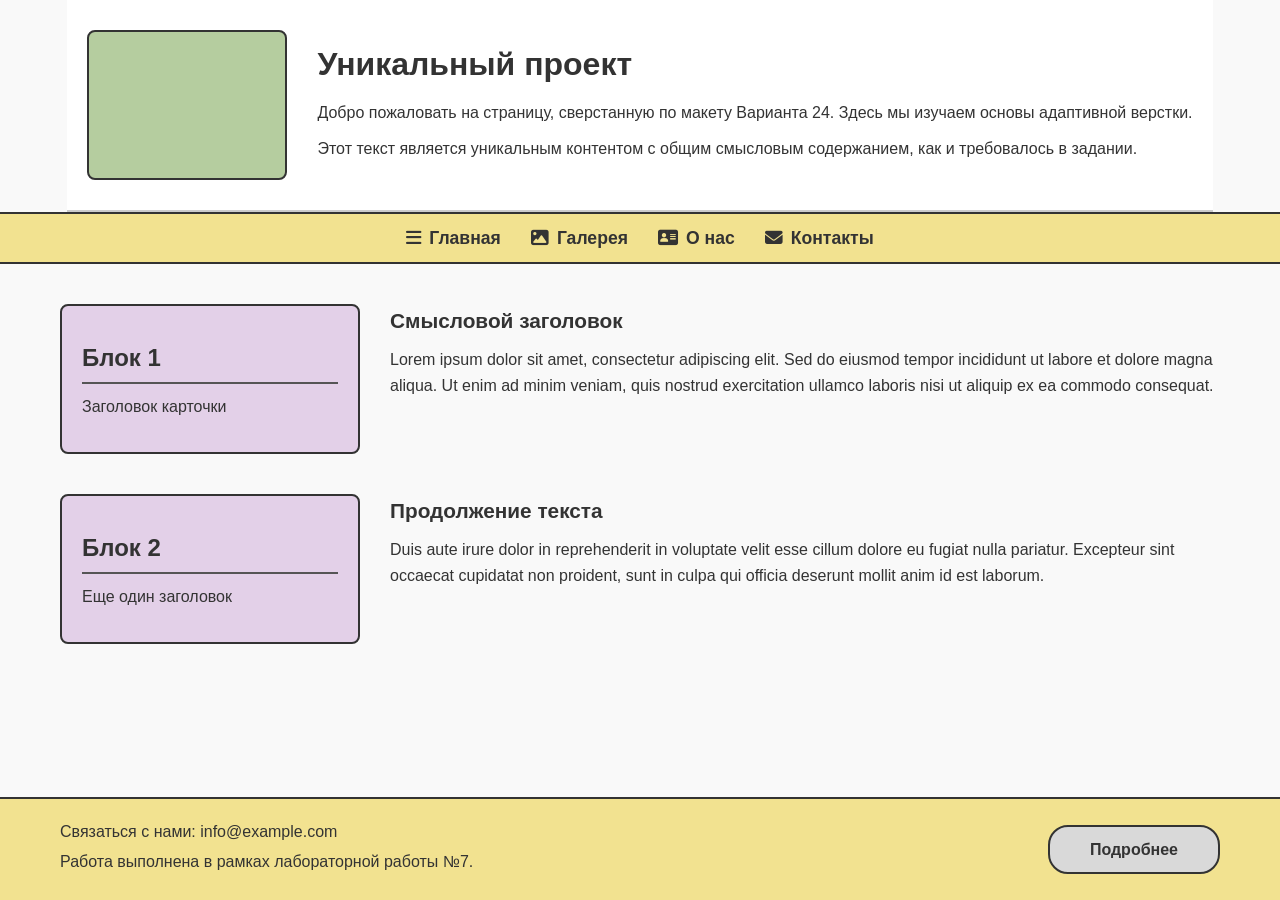
<file: index.html>
<!DOCTYPE html>
<html lang="ru">
<head>
    <meta charset="UTF-8">
    <meta name="viewport" content="width=device-width, initial-scale=1.0">
    <!-- Задание 6: Метатеги для Яндекс.Вебмастера -->
    <meta name="description" content="Лабораторная работа №7. Адаптивная верстка сайта по макету Вариант 24. Уникальный контент о веб-дизайне и технологиях.">
    <meta name="keywords" content="верстка, html, css, адаптивный дизайн, веб-разработка, лабораторная работа, вариант 24">
    <title>Лабораторная работа №7 - Вариант 24</title>

    <!-- Задание 3: Подключение Font Awesome для иконок -->
    <link rel="stylesheet" href="https://cdnjs.cloudflare.com/ajax/libs/font-awesome/6.4.0/css/all.min.css">

    <!-- Задание 5: Фавикон (SVG в виде эмодзи) -->
    <link rel="icon" href="data:image/svg+xml,<svg xmlns=%22http://www.w3.org/2000/svg%22 viewBox=%220 0 100 100%22><text y=%22.9em%22 font-size=%2290%22>💻</text></svg>">

    <!-- Подключение стилей -->
    <link rel="stylesheet" href="style.css">
</head>
<body>

    <!-- Шапка сайта (Верхний блок макета) -->
    <header class="header">
        <div class="header-image-placeholder"></div>
        <div class="header-content">
            <h1>Уникальный проект</h1>
            <p>Добро пожаловать на страницу, сверстанную по макету Варианта 24. Здесь мы изучаем основы адаптивной верстки.</p>
            <p>Этот текст является уникальным контентом с общим смысловым содержанием, как и требовалось в задании.</p>
        </div>
    </header>

    <!-- Меню (Желтая полоса с пунктами) -->
    <nav class="navbar">
        <div class="container">
            <ul class="nav-links">
                <li><a href="#"><i class="fa-solid fa-bars"></i> Главная</a></li>
                <li><a href="#"><i class="fa-solid fa-image"></i> Галерея</a></li>
                <li><a href="#"><i class="fa-solid fa-address-card"></i> О нас</a></li>
                <li><a href="#"><i class="fa-solid fa-envelope"></i> Контакты</a></li>
            </ul>
        </div>
    </nav>

    <!-- Основной контент (Центральная часть) -->
    <main class="main-content">
        <div class="container">
            <!-- Первый блок (Сиреневая карточка + текст) -->
            <article class="content-row">
                <div class="card card-purple">
                    <h2>Блок 1</h2>
                    <p>Заголовок карточки</p>
                </div>
                <div class="text-content">
                    <h3>Смысловой заголовок</h3>
                    <p>Lorem ipsum dolor sit amet, consectetur adipiscing elit. Sed do eiusmod tempor incididunt ut labore et dolore magna aliqua. Ut enim ad minim veniam, quis nostrud exercitation ullamco laboris nisi ut aliquip ex ea commodo consequat.</p>
                </div>
            </article>

            <!-- Второй блок (Сиреневая карточка + текст) -->
            <article class="content-row">
                <div class="card card-purple">
                    <h2>Блок 2</h2>
                    <p>Еще один заголовок</p>
                </div>
                <div class="text-content">
                    <h3>Продолжение текста</h3>
                    <p>Duis aute irure dolor in reprehenderit in voluptate velit esse cillum dolore eu fugiat nulla pariatur. Excepteur sint occaecat cupidatat non proident, sunt in culpa qui officia deserunt mollit anim id est laborum.</p>
                </div>
            </article>
        </div>
    </main>

    <!-- Подвал (Желтая полоса внизу с кнопкой) -->
    <footer class="footer">
        <div class="container footer-content">
            <div class="footer-text">
                <p>Связаться с нами: info@example.com</p>
                <p>Работа выполнена в рамках лабораторной работы №7.</p>
            </div>
            <a href="#" class="btn-submit">Подробнее</a>
        </div>
    </footer>

</body>
</html>
</file>
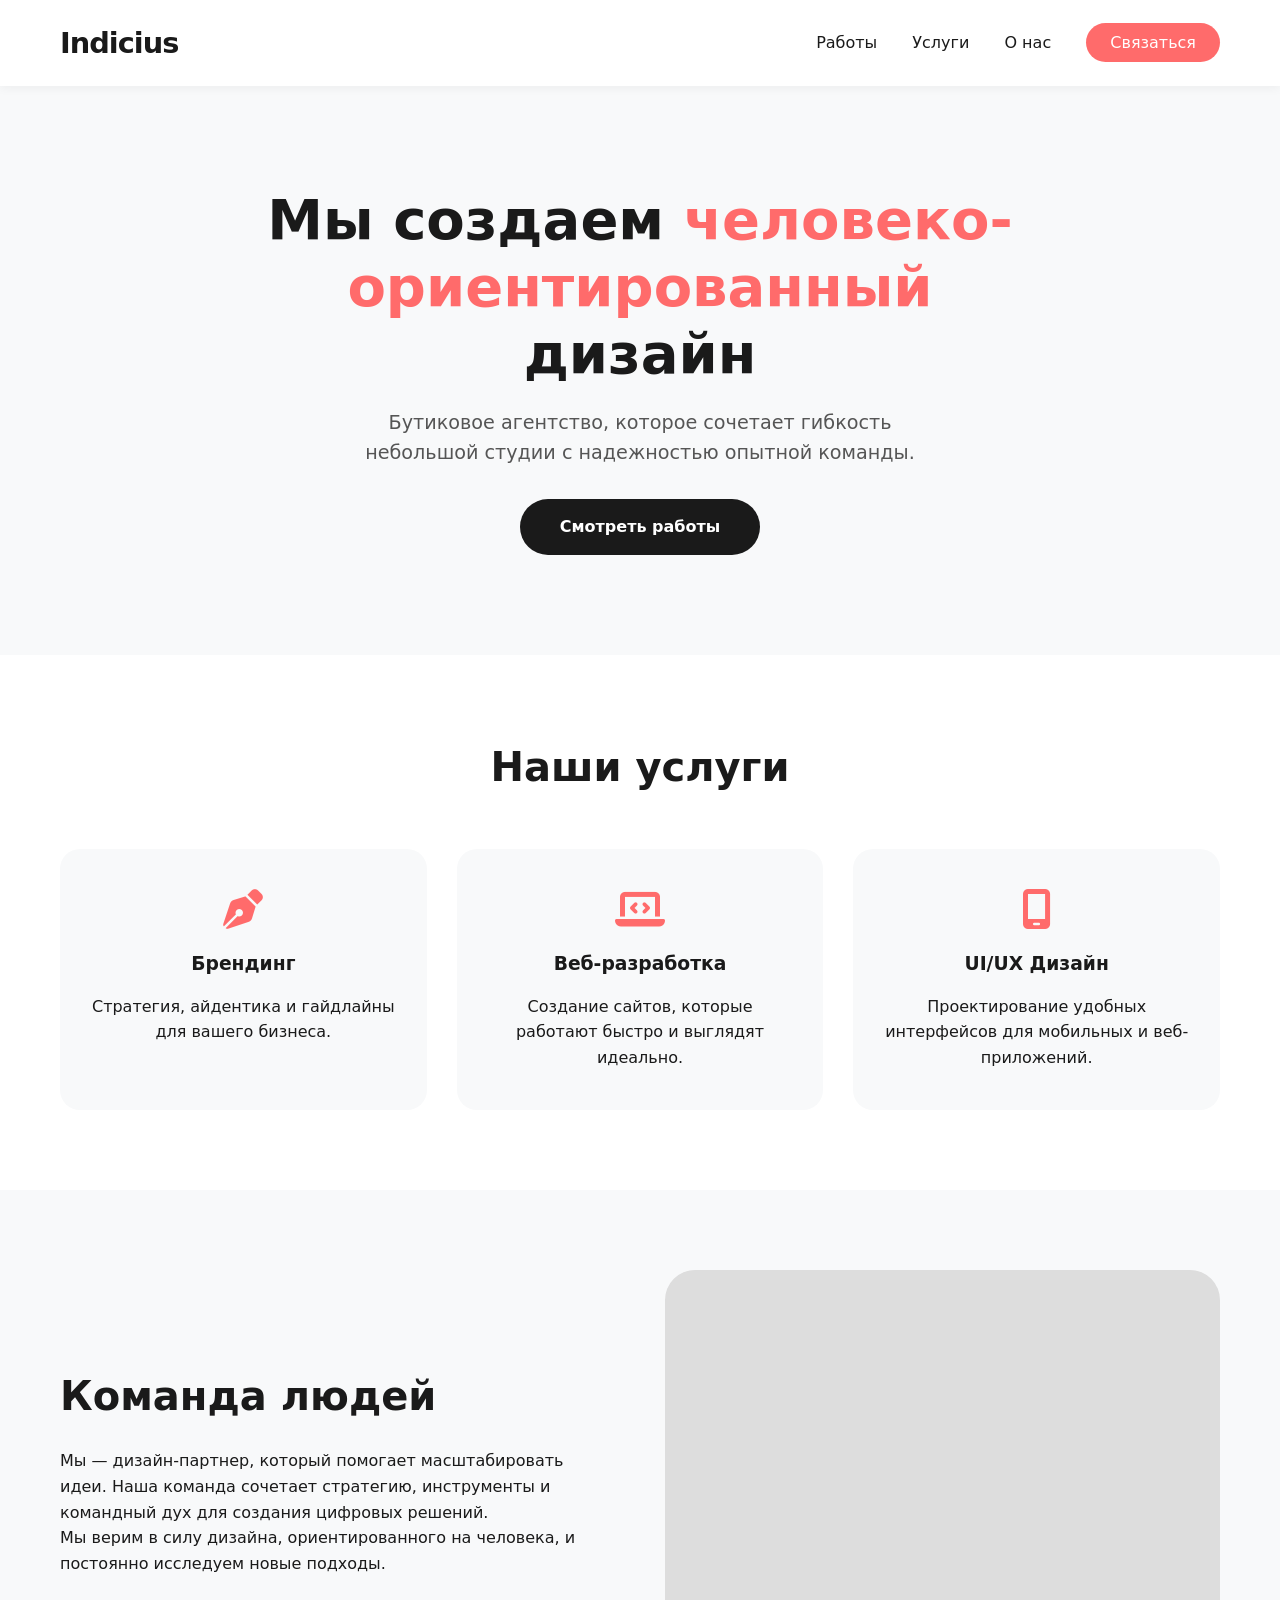
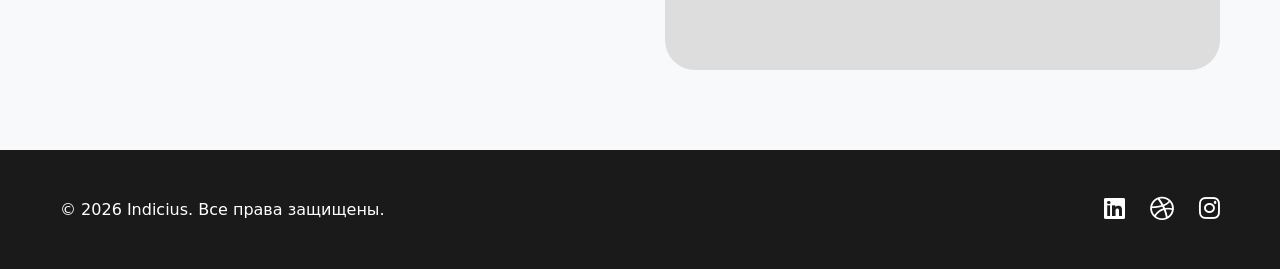
<file: task2.html>
<!DOCTYPE html>
<html lang="ru">
<head>
    <meta charset="UTF-8">
    <meta name="viewport" content="width=device-width, initial-scale=1.0">
    <title>Indicius — Дизайн-агентство</title>
    <!-- Подключение шрифтов и иконок -->
    <link rel="stylesheet" href="task2-style.css">
    <link rel="stylesheet" href="https://cdnjs.cloudflare.com/ajax/libs/font-awesome/6.4.0/css/all.min.css">
</head>
<body>

    <!-- Шапка сайта -->
    <header class="header">
        <div class="container header-container">
            <div class="logo">Indicius</div>
            <nav class="nav">
                <a href="#work">Работы</a>
                <a href="#services">Услуги</a>
                <a href="#about">О нас</a>
                <a href="#contact" class="btn-contact">Связаться</a>
            </nav>
            <div class="mobile-menu-btn"><i class="fa-solid fa-bars"></i></div>
        </div>
    </header>

    <!-- Главный экран (Hero) -->
    <section class="hero">
        <div class="container">
            <h1>Мы создаем <span class="highlight">человеко-ориентированный</span> дизайн</h1>
            <p>Бутиковое агентство, которое сочетает гибкость небольшой студии с надежностью опытной команды.</p>
            <a href="#work" class="btn-primary">Смотреть работы</a>
        </div>
    </section>

    <!-- Секция услуг -->
    <section id="services" class="services">
        <div class="container">
            <h2>Наши услуги</h2>
            <div class="services-grid">
                <div class="service-card">
                    <i class="fa-solid fa-pen-nib"></i>
                    <h3>Брендинг</h3>
                    <p>Стратегия, айдентика и гайдлайны для вашего бизнеса.</p>
                </div>
                <div class="service-card">
                    <i class="fa-solid fa-laptop-code"></i>
                    <h3>Веб-разработка</h3>
                    <p>Создание сайтов, которые работают быстро и выглядят идеально.</p>
                </div>
                <div class="service-card">
                    <i class="fa-solid fa-mobile-screen"></i>
                    <h3>UI/UX Дизайн</h3>
                    <p>Проектирование удобных интерфейсов для мобильных и веб-приложений.</p>
                </div>
            </div>
        </div>
    </section>

    <!-- Секция "О нас" -->
    <section id="about" class="about">
        <div class="container about-container">
            <div class="about-text">
                <h2>Команда людей</h2>
                <p>Мы — дизайн-партнер, который помогает масштабировать идеи. Наша команда сочетает стратегию, инструменты и командный дух для создания цифровых решений.</p>
                <p>Мы верим в силу дизайна, ориентированного на человека, и постоянно исследуем новые подходы.</p>
            </div>
            <div class="about-image-placeholder"></div>
        </div>
    </section>

    <!-- Подвал -->
    <footer class="footer">
        <div class="container footer-content">
            <p>&copy; 2026 Indicius. Все права защищены.</p>
            <div class="socials">
                <a href="#"><i class="fa-brands fa-linkedin"></i></a>
                <a href="#"><i class="fa-brands fa-dribbble"></i></a>
                <a href="#"><i class="fa-brands fa-instagram"></i></a>
            </div>
        </div>
    </footer>

</body>
</html>
</file>
<file: style.css>
/* Задание 2: Цветовая палитра (основа взята с картинки) */
:root {
    --bg-color: #f9f9f9;
    --header-bg: #ffffff;
    --nav-bg: #f2e290; /* Желтый из макета */
    --card-bg: #e3d0e8; /* Сиреневый из макета */
    --text-color: #333333;
    --footer-bg: #f2e290; /* Желтый из макета */
    --border-color: #cccccc;
}

* {
    margin: 0;
    padding: 0;
    box-sizing: border-box;
}

body {
    font-family: 'Segoe UI', Tahoma, Geneva, Verdana, sans-serif;
    background-color: var(--bg-color);
    color: var(--text-color);
    line-height: 1.6;
    display: flex;
    flex-direction: column;
    min-height: 100vh;
}

.container {
    width: 100%;
    max-width: 1200px;
    margin: 0 auto;
    padding: 0 20px;
}

/* --- Шапка --- */
.header {
    background-color: var(--header-bg);
    display: flex;
    align-items: center;
    padding: 30px 20px;
    border-bottom: 2px solid var(--border-color);
    max-width: 1200px;
    margin: 0 auto;
    gap: 30px;
}

/* Зеленая картинка в шапке */
.header-image-placeholder {
    width: 200px;
    height: 150px;
    background-color: #b5cd9f; /* Зеленый из макета */
    border: 2px solid #333; /* Рамка как на рисунке */
    flex-shrink: 0;
    border-radius: 8px;
}

.header-content h1 {
    font-size: 2rem;
    margin-bottom: 10px;
}

.header-content p {
    margin-bottom: 10px;
}

/* --- Меню (Желтая полоса) --- */
.navbar {
    background-color: var(--nav-bg);
    border-top: 2px solid #333;
    border-bottom: 2px solid #333;
    padding: 10px 0;
}

.nav-links {
    list-style: none;
    display: flex;
    justify-content: center;
    gap: 30px;
}

    .nav-links a {
        text-decoration: none;
        color: var(--text-color);
        font-weight: bold;
        font-size: 1.1rem;
        display: flex;
        align-items: center;
        gap: 8px;
        transition: opacity 0.3s ease;
    }

        .nav-links a:hover {
            opacity: 0.7;
        }

/* --- Основной контент --- */
.main-content {
    flex: 1; /* Чтобы подвал прижимался к низу */
    padding: 40px 0;
}

.content-row {
    display: flex;
    gap: 30px;
    margin-bottom: 40px;
    align-items: flex-start;
}

.card {
    background-color: var(--card-bg);
    border: 2px solid #333;
    padding: 20px;
    width: 300px;
    min-height: 150px;
    flex-shrink: 0;
    border-radius: 8px;
    display: flex;
    flex-direction: column;
    justify-content: center;
}

    .card h2 {
        font-size: 1.5rem;
        margin-bottom: 10px;
        border-bottom: 2px solid #555;
        padding-bottom: 5px;
        display: inline-block;
    }

.text-content h3 {
    margin-bottom: 10px;
    font-size: 1.3rem;
}

/* --- Подвал (Желтая полоса) --- */
.footer {
    background-color: var(--footer-bg);
    border-top: 2px solid #333;
    padding: 20px 0;
    margin-top: auto; /* Прижимает подвал к низу страницы */
}

.footer-content {
    display: flex;
    justify-content: space-between;
    align-items: center;
}

.footer-text p {
    margin-bottom: 5px;
}

/* Кнопка в подвале (как в макете - серая овальная кнопка) */
.btn-submit {
    display: inline-block;
    background-color: #d9d9d9;
    color: #333;
    text-decoration: none;
    padding: 10px 40px;
    border: 2px solid #333;
    border-radius: 20px; /* Овальная форма */
    font-weight: bold;
    transition: background-color 0.3s;
}

    .btn-submit:hover {
        background-color: #bfbfbf;
    }

/* --- Задание 7: Адаптивная верстка --- */

/* Планшеты и небольшие экраны */
@media (max-width: 900px) {
    .header {
        flex-direction: column;
        text-align: center;
    }

    .header-image-placeholder {
        width: 100%;
        max-width: 300px;
    }

    .content-row {
        flex-direction: column;
        align-items: stretch;
    }

    .card {
        width: 100%;
    }
}

/* Мобильные телефоны */
@media (max-width: 600px) {
    .nav-links {
        flex-direction: column;
        align-items: center;
        gap: 15px;
    }

    .footer-content {
        flex-direction: column;
        text-align: center;
        gap: 20px;
    }

    .header-content h1 {
        font-size: 1.5rem;
    }
}
</file>
<file: task2-style.css>
/* Базовые настройки */
:root {
    --primary-color: #ff6b6b; /* Пример яркого цвета, замени на цвет из макета */
    --text-color: #1a1a1a;
    --bg-color: #f8f9fa;
    --white: #ffffff;
}

* {
    margin: 0;
    padding: 0;
    box-sizing: border-box;
}

body {
    font-family: 'Segoe UI', system-ui, -apple-system, sans-serif;
    background-color: var(--bg-color);
    color: var(--text-color);
    line-height: 1.6;
}

.container {
    max-width: 1200px;
    margin: 0 auto;
    padding: 0 20px;
}

/* Шапка */
.header {
    background: var(--white);
    padding: 20px 0;
    position: sticky;
    top: 0;
    z-index: 100;
    box-shadow: 0 2px 10px rgba(0,0,0,0.05);
}

.header-container {
    display: flex;
    justify-content: space-between;
    align-items: center;
}

.logo {
    font-size: 1.8rem;
    font-weight: 800;
    letter-spacing: -1px;
}

.nav a {
    text-decoration: none;
    color: var(--text-color);
    margin-left: 30px;
    font-weight: 500;
    transition: color 0.3s;
}

.nav a:hover {
    color: var(--primary-color);
}

.btn-contact {
    background: var(--primary-color);
    color: var(--white) !important;
    padding: 10px 24px;
    border-radius: 30px;
}

.mobile-menu-btn {
    display: none;
    font-size: 1.5rem;
    cursor: pointer;
}

/* Главный экран */
.hero {
    padding: 100px 0;
    text-align: center;
}

.hero h1 {
    font-size: 3.5rem;
    max-width: 800px;
    margin: 0 auto 20px;
    line-height: 1.2;
}

.highlight {
    color: var(--primary-color);
}

.hero p {
    font-size: 1.2rem;
    max-width: 600px;
    margin: 0 auto 30px;
    color: #555;
}

.btn-primary {
    display: inline-block;
    background: var(--text-color);
    color: var(--white);
    padding: 15px 40px;
    text-decoration: none;
    border-radius: 50px;
    font-weight: 600;
    transition: background 0.3s;
}

.btn-primary:hover {
    background: #333;
}

/* Услуги */
.services {
    padding: 80px 0;
    background: var(--white);
}

.services h2 {
    text-align: center;
    font-size: 2.5rem;
    margin-bottom: 50px;
}

.services-grid {
    display: grid;
    grid-template-columns: repeat(auto-fit, minmax(250px, 1fr));
    gap: 30px;
}

.service-card {
    padding: 40px 30px;
    background: var(--bg-color);
    border-radius: 20px;
    text-align: center;
    transition: transform 0.3s;
}

.service-card:hover {
    transform: translateY(-5px);
}

.service-card i {
    font-size: 2.5rem;
    color: var(--primary-color);
    margin-bottom: 20px;
}

.service-card h3 {
    margin-bottom: 15px;
}

/* О нас */
.about {
    padding: 80px 0;
}

.about-container {
    display: flex;
    align-items: center;
    gap: 50px;
}

.about-text {
    flex: 1;
}

.about-text h2 {
    font-size: 2.5rem;
    margin-bottom: 20px;
}

.about-image-placeholder {
    flex: 1;
    height: 400px;
    background: #ddd;
    border-radius: 30px;
}

/* Подвал */
.footer {
    background: var(--text-color);
    color: var(--white);
    padding: 40px 0;
}

.footer-content {
    display: flex;
    justify-content: space-between;
    align-items: center;
}

.socials a {
    color: var(--white);
    font-size: 1.5rem;
    margin-left: 20px;
    transition: color 0.3s;
}

.socials a:hover {
    color: var(--primary-color);
}

/* Адаптивность */
@media (max-width: 768px) {
    .nav { display: none; }
    .mobile-menu-btn { display: block; }
    .hero h1 { font-size: 2.5rem; }
    .about-container { flex-direction: column; }
    .about-image-placeholder { width: 100%; height: 250px; }
    .footer-content { flex-direction: column; gap: 20px; text-align: center; }
}
</file>
